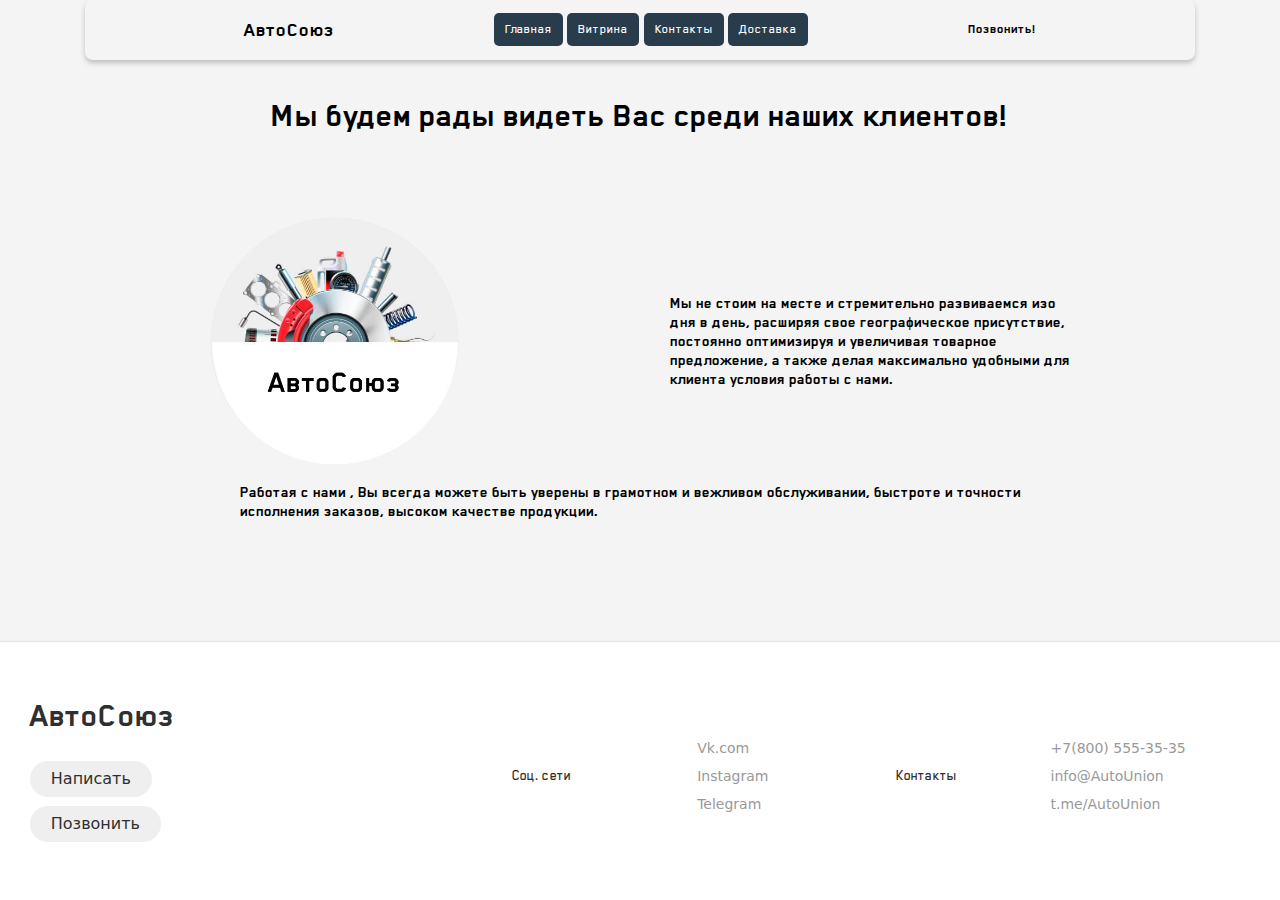
<file: index.html>
<html lang="en">
<head>
    <meta charset="UTF-8">
    <meta http-equiv="X-UA-Compatible" content="IE=edge">
    <meta name="viewport" content="width=device-width, user-scalable=yes, initial-scale=1, user-scalable=1">
    <link rel="stylesheet" href="./font/stylesheet.css">
    <link rel="stylesheet" href="./css/index.css">
    <link rel="stylesheet" href="./css/footer.css">
    <link rel="stylesheet" href="./css/carousel.css">
    <title>АвтоСоюз</title>
</head>
<body>
    <div class="header">
        <div class="box-header">
            <div class="logo-header">
                <h2>АвтоСоюз</h2>
            </div>
            <div class="text-header">
                <a href="#main"><button><h4>Главная</h4></button></a>
                <a href="./prod.html"><button><h4>Витрина</h4></button></a>
                <a href=""><button><h4>Контакты</h4></button></a>
                <a href=""><button><h4>Доставка</h4></button></a>
            </div>
            <div class="cont-header">
                <a href="tel:+78005553535"><h4>Позвонить!</h4></a>
            </div>
        </div>
    </div>
  </div>
    <div id="main" class="hero">
      <h3 class="Hero-textic">Мы будем рады видеть Вас среди наших клиентов!</h3>
        <div class="box-hero">
            <div class="hero-logo">
                <img src="./img/AutoSo.png" alt="">
            </div>
            <div class="hero-text">
                <h3>Мы не стоим на месте и стремительно развиваемся изо дня в день, расширяя свое географическое присутствие, постоянно оптимизируя и увеличивая товарное предложение, а также делая максимально удобными для клиента условия работы с нами.</h3>
            </div>
        </div>
        <div class="text-pos">
            <div class="hero-text-main">
                <h3>Работая с нами , Вы всегда можете быть уверены в грамотном и вежливом обслуживании, быстроте и точности исполнения заказов, высоком качестве продукции. </h3>
            </div>
        </div>
    </div>
    <footer class="footer">
        <div class="footer__addr">
          <h1 class="footer__logo">АвтоСоюз</h1>
          <address>
            <a class="footer__btn" href="mailto:">Написать</a>
            <a class="footer__btn" href="tel:+78005553535">Позвонить</a>
          </address>
        </div>
        
        <ul class="footer__nav">
          <li class="nav__item">
            <h2 class="nav__title">Соц. сети</h2>
      
            <ul class="nav__ul">
              <li>
                <a href="#">Vk.com</a>
              </li>
      
              <li>
                <a href="#">Instagram</a>
              </li>
                  
              <li>
                <a href="#">Telegram</a>
              </li>
            </ul>
          </li>
          <li class="nav__item">
            <h2 class="nav__title">Контакты</h2>
            
            <ul class="nav__ul">
              <li>
                <a href="#">+7(800) 555-35-35</a>
              </li>
              
              <li>
                <a href="#">info@AutoUnion</a>
              </li>
              
              <li>
                <a href="#">t.me/AutoUnion</a>
              </li>
            </ul>
          </li>
        </ul>
      </footer>
</body>
</html>
</file>
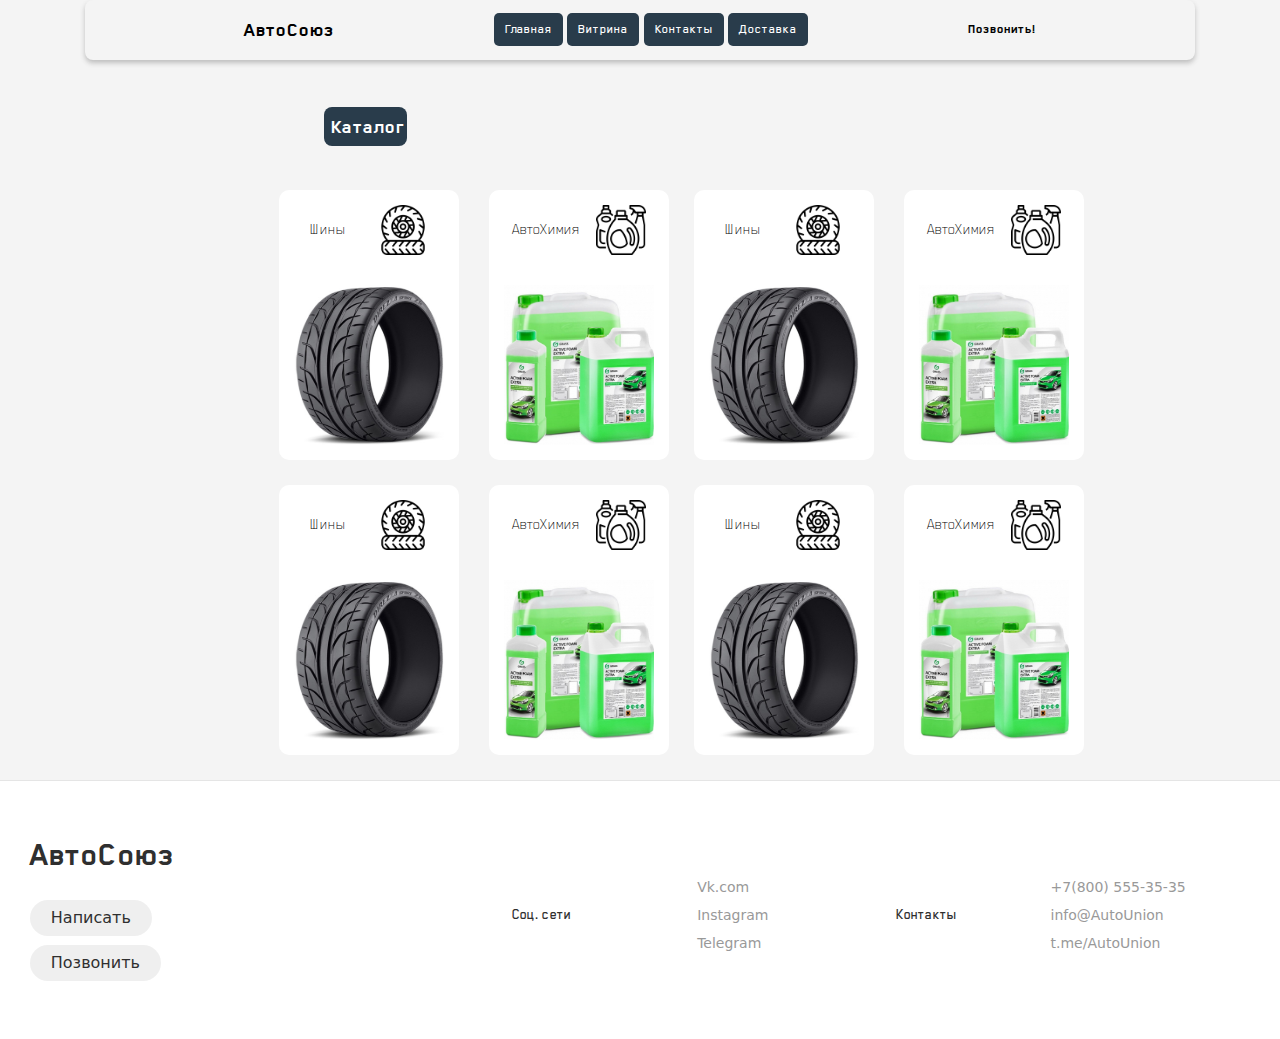
<file: prod.html>
<html lang="en">
<head>
    <meta charset="UTF-8">
    <meta http-equiv="X-UA-Compatible" content="IE=edge">
    <meta name="viewport" content="width=device-width, user-scalable=yes, initial-scale=1, user-scalable=1">
    <link rel="stylesheet" href="./css/prod.css">
    <link rel="stylesheet" href="./css/footer.css">
    <link rel="stylesheet" href="./font/stylesheet.css">
    <link rel="stylesheet" href="./css/modal.css">
    <title>АвтоСоюз - Ветрина</title>
</head>
<body>
    <div class="header">
        <div class="box-header">
            <div class="logo-header">
                <h2>АвтоСоюз</h2>
            </div>
            <div class="text-header">
                <a href="./index.html"><button><h4>Главная</h4></button></a>
                <a href="#"><button><h4>Витрина</h4></button></a>
                <a href=""><button><h4>Контакты</h4></button></a>
                <a href=""><button><h4>Доставка</h4></button></a>
            </div>
            <div class="cont-header">
                <a href="tel:+78005553535"><h4>Позвонить!</h4></a>
            </div>
        </div>
    </div>
    <content>
        <div class="catalog">
            <div class="log">
                <h2>Каталог</h2>
            </div>
            <div class="cat-gap">
                <div class="catalog-body">
                    <div class="card">
                        <a href="#openModal">
                        <div class="card-1">
                            <h3 class="h3-img">Шины <img src="./img/shin.png" alt=""></h3>
                            <img src="./img/card1.svg" alt="">
                        </div>
                        </a>
                        <div class="card-2">
                            <h3 class="h3-img">АвтоХимия <img src="./img/autohim.png" alt=""></h3>
                            <img src="./img/card2.svg" alt=""></div>
                    </div>
                    <div class="card">
                        <div class="card-1">
                            <h3 class="h3-img">Шины <img src="./img/shin.png" alt=""></h3>
                            <img src="./img/card1.svg" alt="">
                        </div>
                        <div class="card-2">
                            <h3 class="h3-img">АвтоХимия <img src="./img/autohim.png" alt=""></h3>
                            <img src="./img/card2.svg" alt=""></div>
                    </div>
                </div>
                <div class="catalog-body">
                    <div class="card">
                        <div class="card-1">
                            <h3 class="h3-img">Шины <img src="./img/shin.png" alt=""></h3>
                            <img src="./img/card1.svg" alt="">
                        </div>
                        <div class="card-2">
                            <h3 class="h3-img">АвтоХимия <img src="./img/autohim.png" alt=""></h3>
                            <img src="./img/card2.svg" alt=""></div>
                    </div>
                    <div class="card">
                        <div class="card-1">
                            <h3 class="h3-img">Шины <img src="./img/shin.png" alt=""></h3>
                            <img src="./img/card1.svg" alt="">
                        </div>
                        <div class="card-2">
                            <h3 class="h3-img">АвтоХимия <img src="./img/autohim.png" alt=""></h3>
                            <img src="./img/card2.svg" alt=""></div>
                    </div>
                </div>
            </div>
        </div>
    </content>
    <footer class="footer">
        <div class="footer__addr">
          <h1 class="footer__logo">АвтоСоюз</h1>
          <address>
            <a class="footer__btn" href="mailto:">Написать</a>
            <a class="footer__btn" href="tel:+78005553535">Позвонить</a>
          </address>
        </div>
        
        <ul class="footer__nav">
          <li class="nav__item">
            <h2 class="nav__title">Соц. сети</h2>
      
            <ul class="nav__ul">
              <li>
                <a href="#">Vk.com</a>
              </li>
      
              <li>
                <a href="#">Instagram</a>
              </li>
                  
              <li>
                <a href="#">Telegram</a>
              </li>
            </ul>
          </li>
          <li class="nav__item">
            <h2 class="nav__title">Контакты</h2>
            
            <ul class="nav__ul">
              <li>
                <a href="#">+7(800) 555-35-35</a>
              </li>
              
              <li>
                <a href="#">info@AutoUnion</a>
              </li>
              
              <li>
                <a href="#">t.me/AutoUnion</a>
              </li>
            </ul>
          </li>
        </ul>
      </footer>
      <div id="openModal" class="modalDialog">
            <div>
                <a href="#close" title="Закрыть" class="close">X</a>
                <h2>Шины</h2>
                <div class="modal-box">
                    <div class="modal-img">
                        <img src="./img/card1.svg" alt="">
                    </div>
                    <div class="modal-text">
                        <h4>
                            <strong>Ширина (мм):</strong> 235
                        </h4>
                        <h4>
                            <strong>Высота профиля (%):</strong> 60
                        </h4>
                        <h4>
                            <strong>Диаметр (дюймы):</strong> 18
                        </h4>
                        <h4>
                            <strong>Индекс скорости (SR):</strong> W
                        </h4>
                    </div>
                </div>
                <a href=""><button><h3>Купить</h3></button></a>
            </div>
        </div>
        
</body>
</html>
</file>
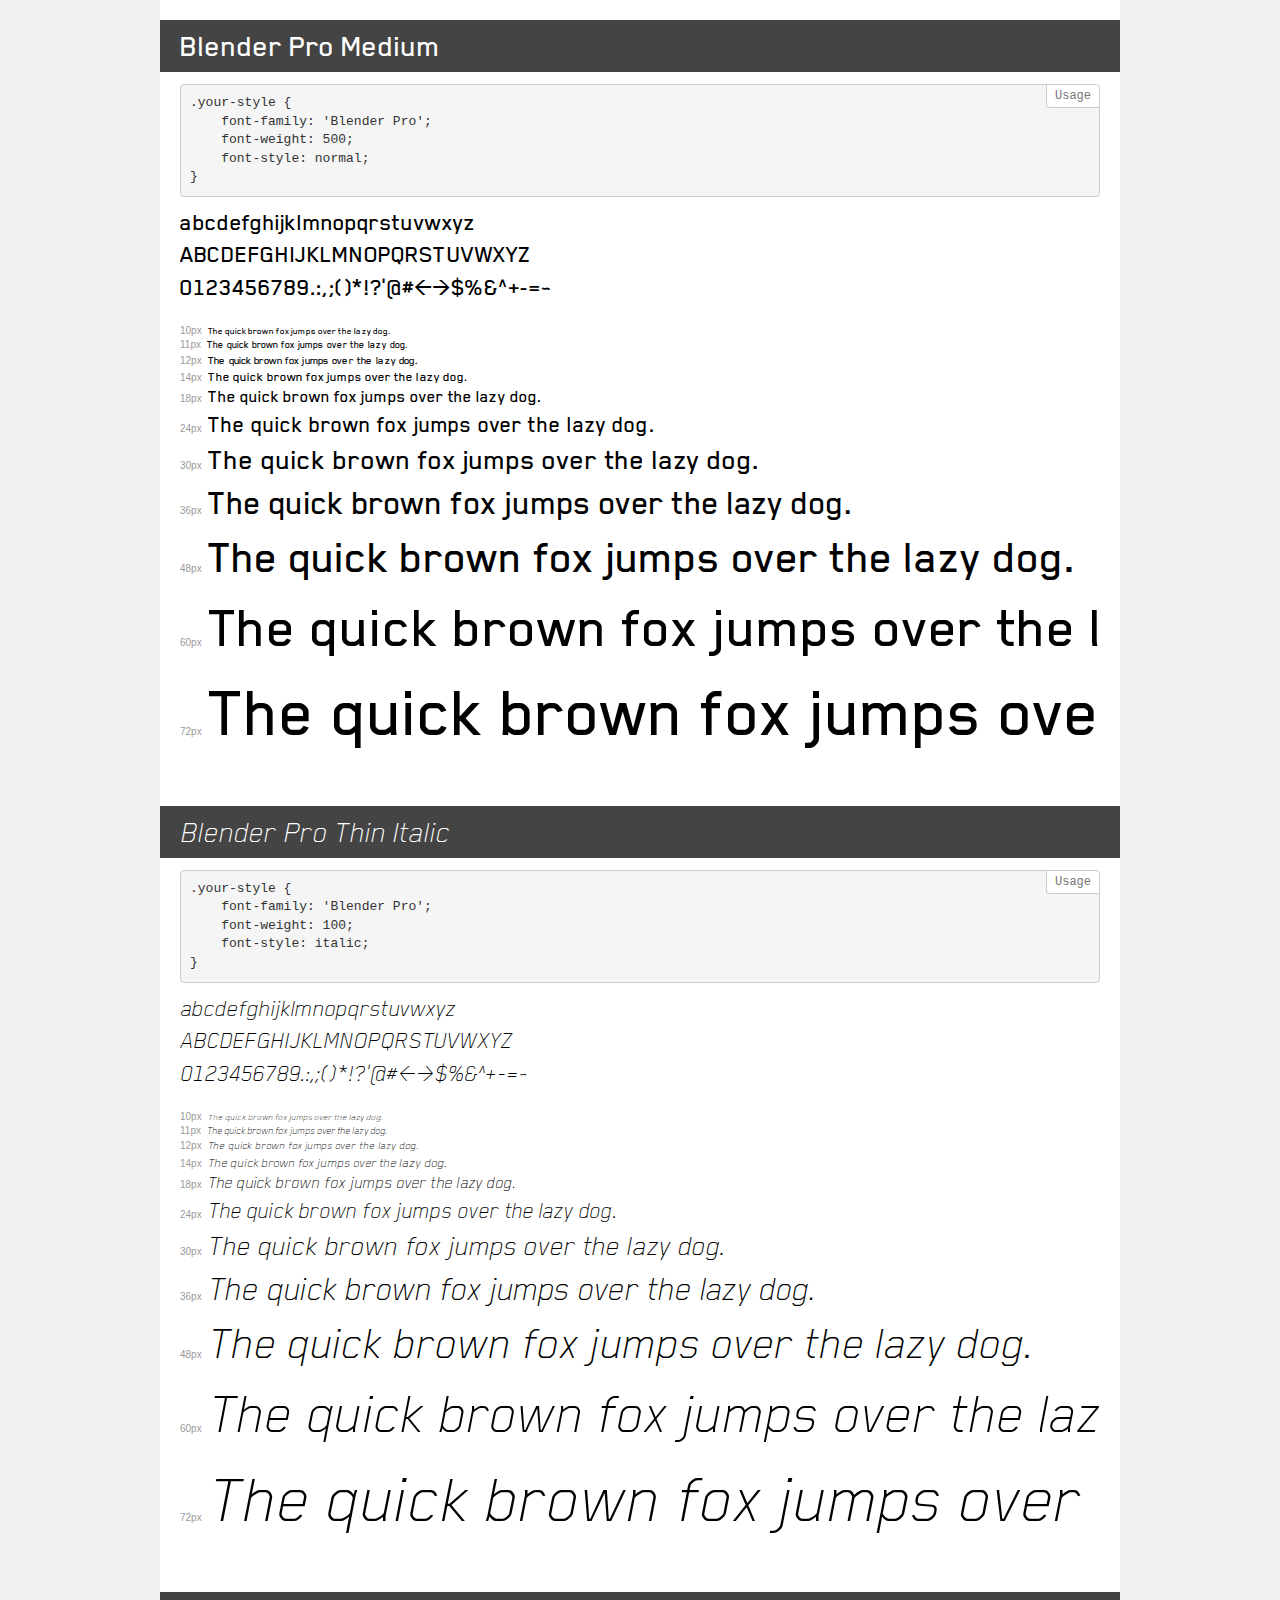
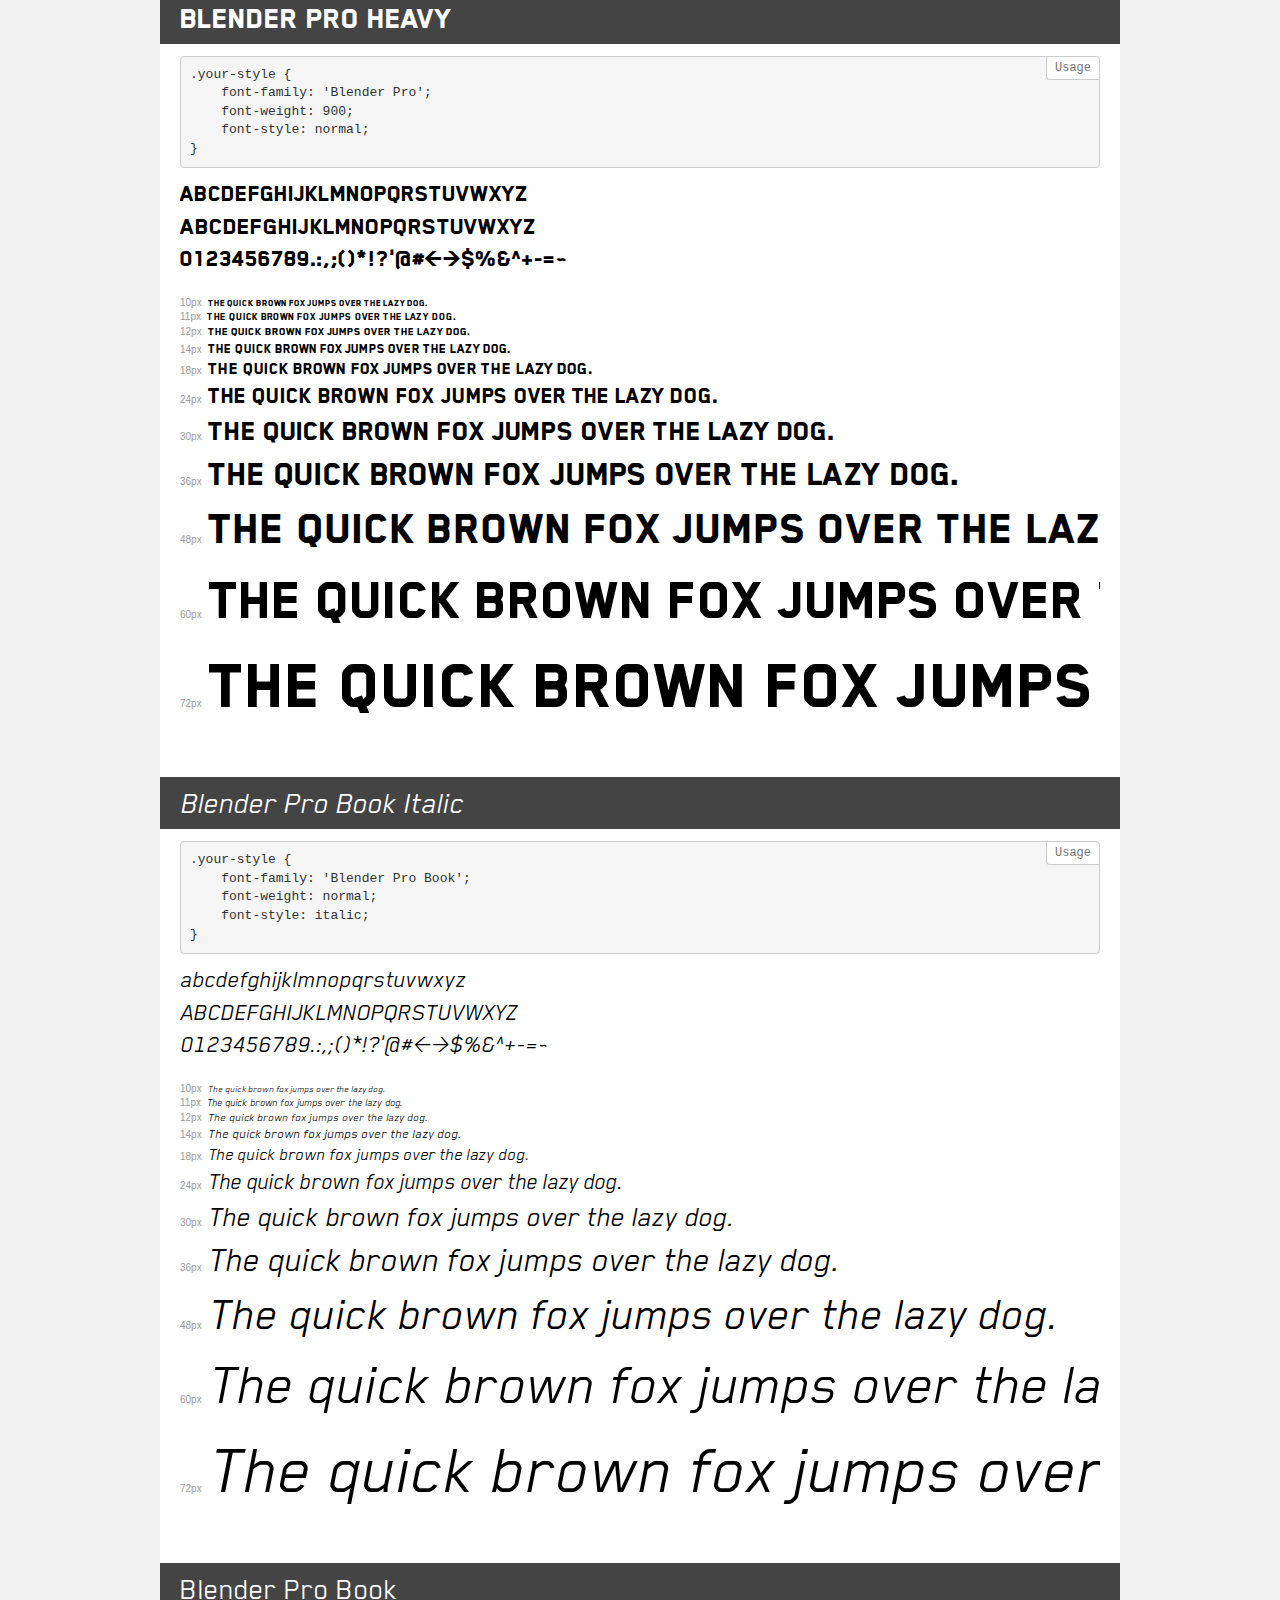
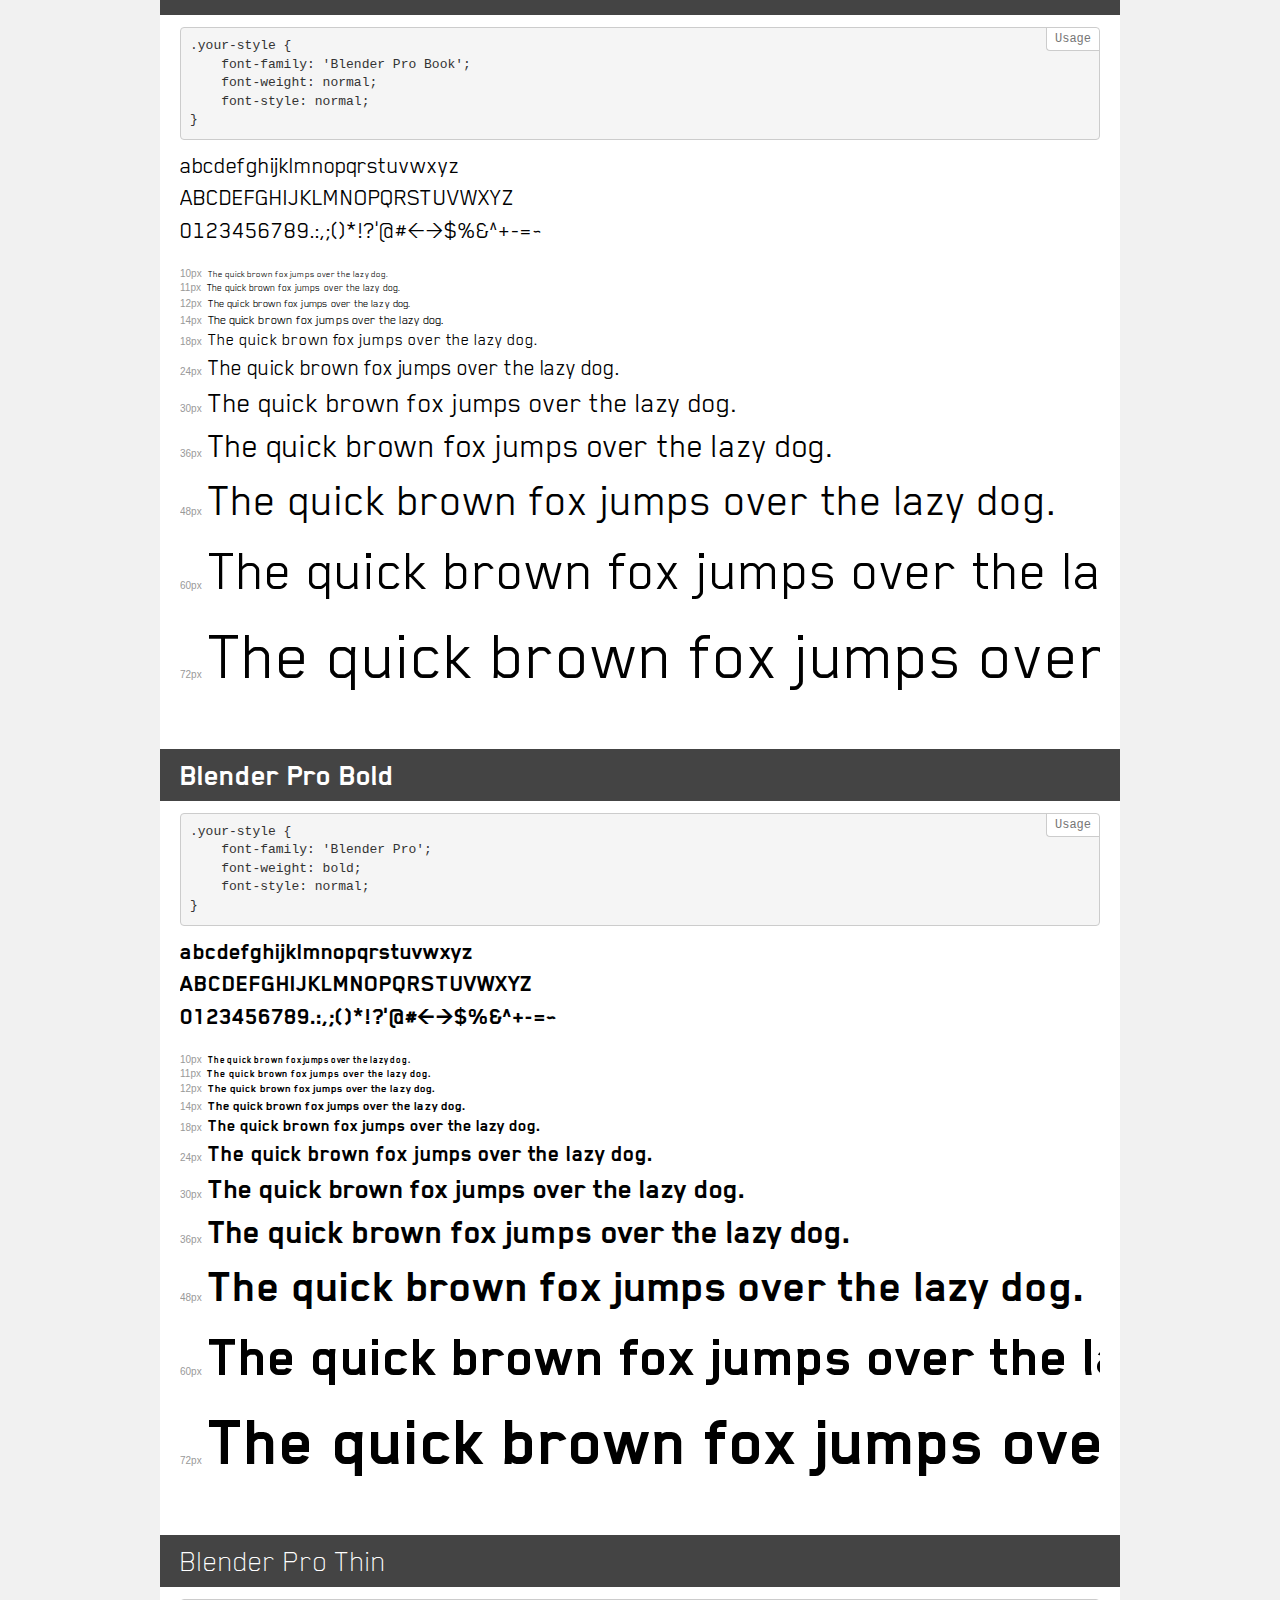
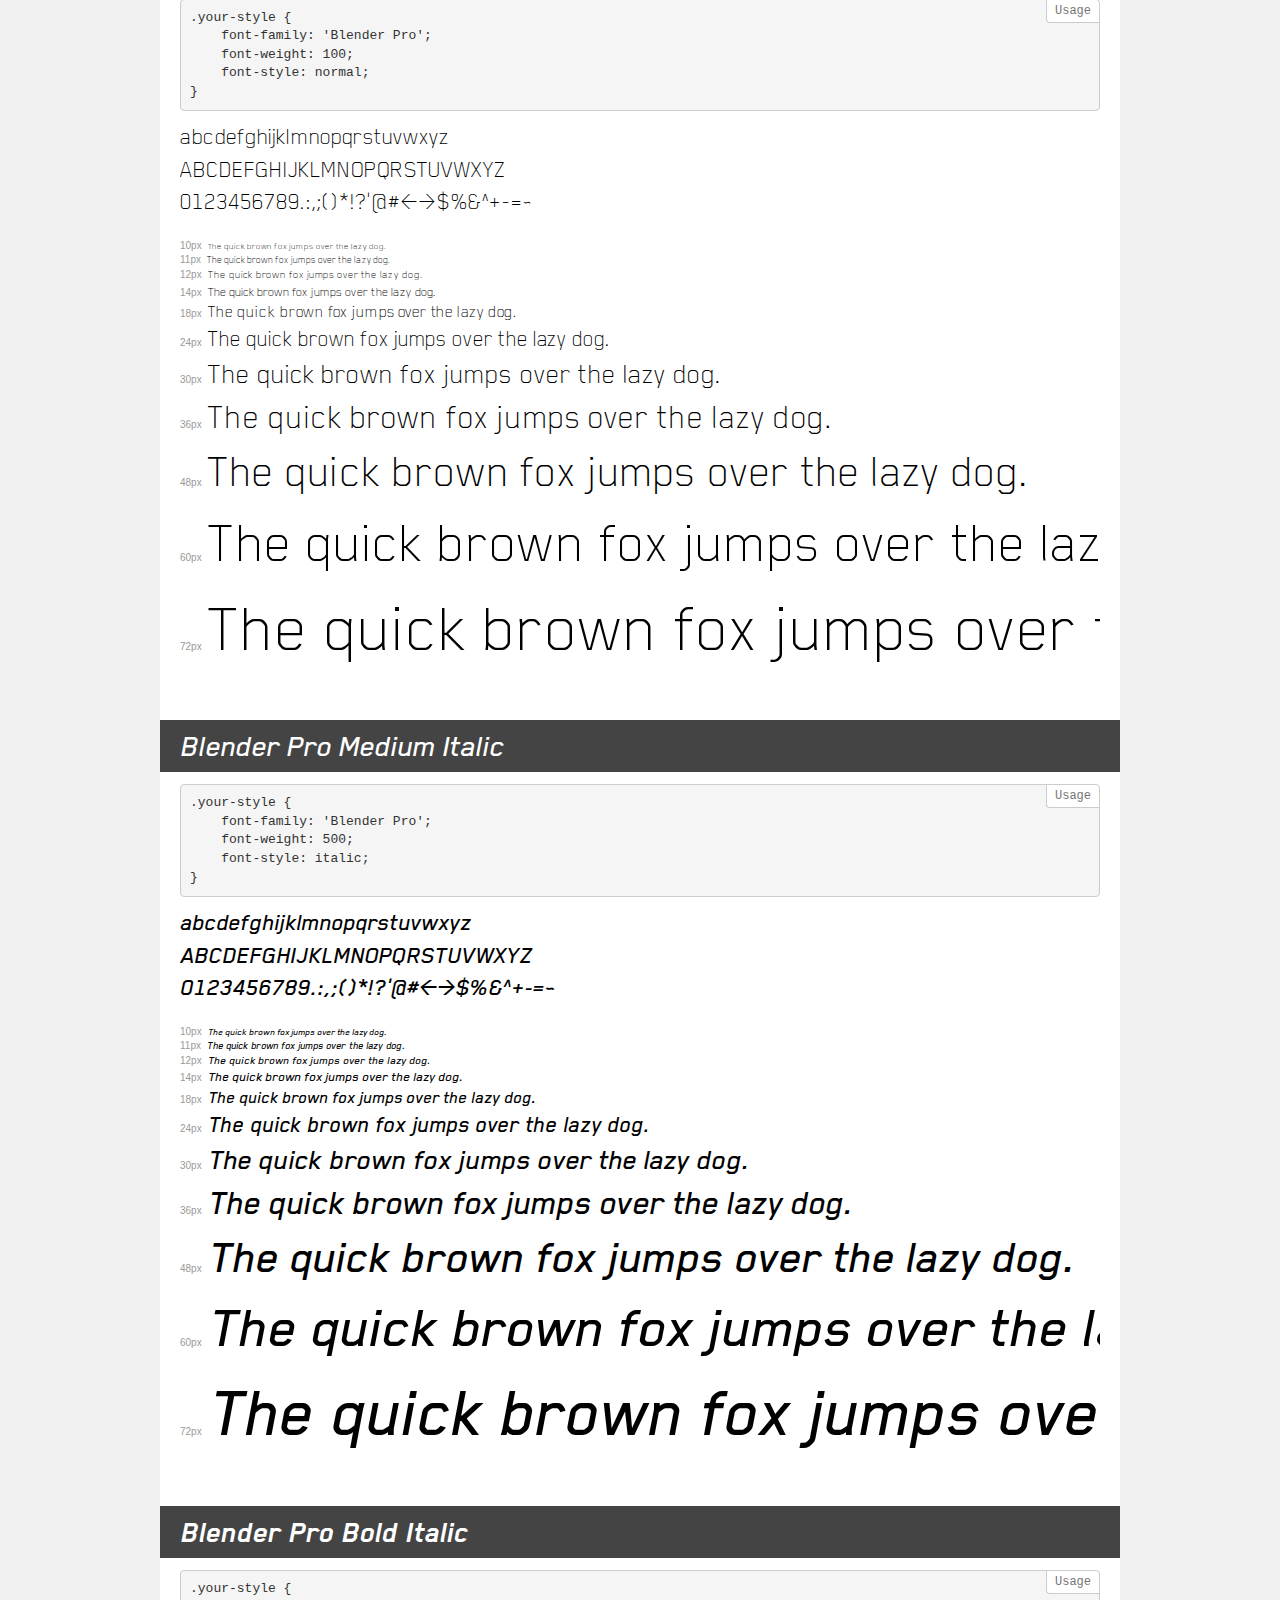
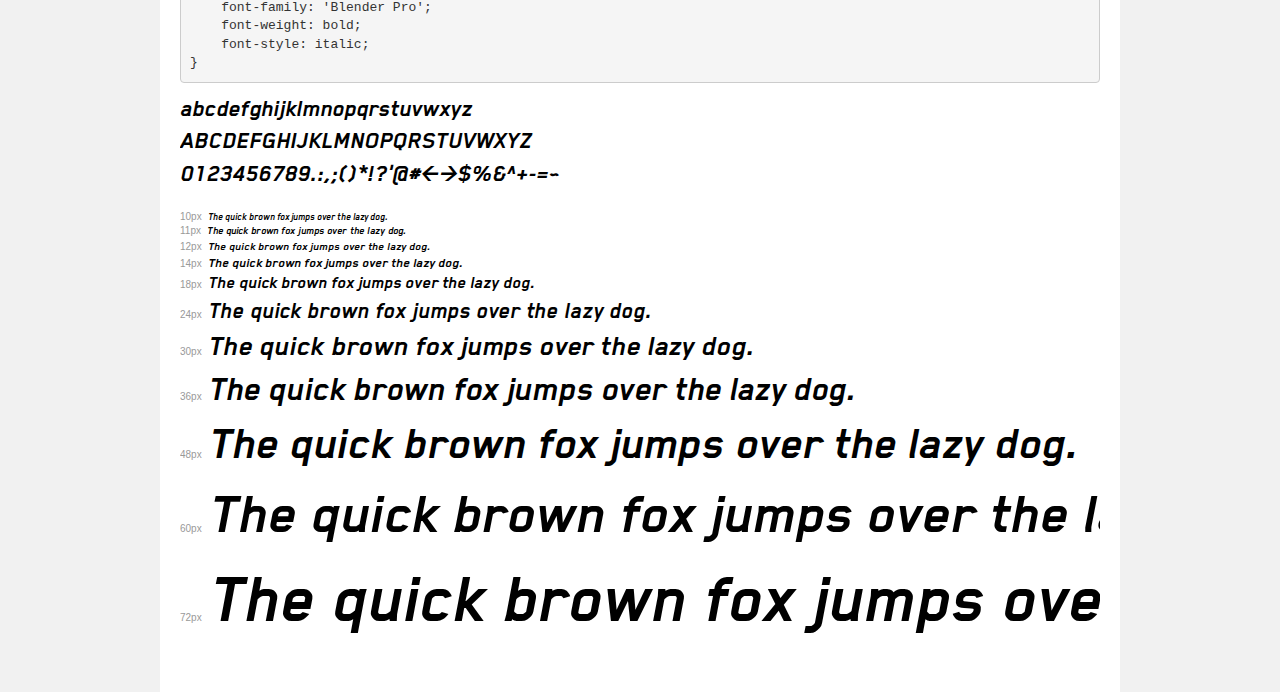
<file: font/demo.html>
<!DOCTYPE html>
<html>
<head>
    <meta charset="utf-8">
    <meta http-equiv="X-UA-Compatible" content="IE=edge">
    <meta name="viewport" content="width=device-width, initial-scale=1">
    <meta name="robots" content="noindex, noarchive">
    <meta name="format-detection" content="telephone=no">
    <title>Transfonter demo</title>
    <link href="stylesheet.css" rel="stylesheet">
    <style>
        /*
        http://meyerweb.com/eric/tools/css/reset/
        v2.0 | 20110126
        License: none (public domain)
        */
        html, body, div, span, applet, object, iframe,
        h1, h2, h3, h4, h5, h6, p, blockquote, pre,
        a, abbr, acronym, address, big, cite, code,
        del, dfn, em, img, ins, kbd, q, s, samp,
        small, strike, strong, sub, sup, tt, var,
        b, u, i, center,
        dl, dt, dd, ol, ul, li,
        fieldset, form, label, legend,
        table, caption, tbody, tfoot, thead, tr, th, td,
        article, aside, canvas, details, embed,
        figure, figcaption, footer, header, hgroup,
        menu, nav, output, ruby, section, summary,
        time, mark, audio, video {
            margin: 0;
            padding: 0;
            border: 0;
            font-size: 100%;
            font: inherit;
            vertical-align: baseline;
        }
        /* HTML5 display-role reset for older browsers */
        article, aside, details, figcaption, figure,
        footer, header, hgroup, menu, nav, section {
            display: block;
        }
        body {
            line-height: 1;
        }
        ol, ul {
            list-style: none;
        }
        blockquote, q {
            quotes: none;
        }
        blockquote:before, blockquote:after,
        q:before, q:after {
            content: '';
            content: none;
        }
        table {
            border-collapse: collapse;
            border-spacing: 0;
        }
        /* common styles */
        body {
            background: #f1f1f1;
            color: #000;
        }
        .page {
            background: #fff;
            width: 920px;
            margin: 0 auto;
            padding: 20px 20px 0 20px;
            overflow: hidden;
        }
        .font-container {
            overflow-x: auto;
            overflow-y: hidden;
            margin-bottom: 40px;
            line-height: 1.3;
            white-space: nowrap;
            padding-bottom: 5px;
        }
        h1 {
            position: relative;
            background: #444;
            font-size: 32px;
            color: #fff;
            padding: 10px 20px;
            margin: 0 -20px 12px -20px;
        }
        .letters {
            font-size: 25px;
            margin-bottom: 20px;
        }
        .s10:before {
            content: '10px';
        }
        .s11:before {
            content: '11px';
        }
        .s12:before {
            content: '12px';
        }
        .s14:before {
            content: '14px';
        }
        .s18:before {
            content: '18px';
        }
        .s24:before {
            content: '24px';
        }
        .s30:before {
            content: '30px';
        }
        .s36:before {
            content: '36px';
        }
        .s48:before {
            content: '48px';
        }
        .s60:before {
            content: '60px';
        }
        .s72:before {
            content: '72px';
        }
        .s10:before, .s11:before, .s12:before, .s14:before,
        .s18:before, .s24:before, .s30:before, .s36:before,
        .s48:before, .s60:before, .s72:before {
            font-family: Arial, sans-serif;
            font-size: 10px;
            font-weight: normal;
            font-style: normal;
            color: #999;
            padding-right: 6px;
        }
        pre {
            display: block;
            position: relative;
            padding: 9px;
            margin: 0 0 10px;
            font-family: Monaco, Menlo, Consolas, "Courier New", monospace !important;
            font-size: 13px;
            line-height: 1.428571429;
            color: #333;
            font-weight: normal !important;
            font-style: normal !important;
            background-color: #f5f5f5;
            border: 1px solid #ccc;
            overflow-x: auto;
            border-radius: 4px;
        }
        pre:after {
            display: block;
            position: absolute;
            right: 0;
            top: 0;
            content: 'Usage';
            line-height: 1;
            padding: 5px 8px;
            font-size: 12px;
            color: #767676;
            background-color: #fff;
            border: 1px solid #ccc;
            border-right: none;
            border-top: none;
            border-radius: 0 4px 0 4px;
            z-index: 10;
        }
        /* responsive */
        @media (max-width: 959px) {
            .page {
                width: auto;
                margin: 0;
            }
        }
    </style>
</head>
<body>
<div class="page">
    <div class="demo" style="font-family: 'Blender Pro'; font-weight: 500; font-style: normal;">
        <h1>Blender Pro Medium</h1>
        <pre>.your-style {
    font-family: 'Blender Pro';
    font-weight: 500;
    font-style: normal;
}</pre>
        <div class="font-container">
            <p class="letters">
                abcdefghijklmnopqrstuvwxyz<br>
ABCDEFGHIJKLMNOPQRSTUVWXYZ<br>
                0123456789.:,;()*!?'@#<>$%&^+-=~
            </p>
            <p class="s10" style="font-size: 10px;">The quick brown fox jumps over the lazy dog.</p>
            <p class="s11" style="font-size: 11px;">The quick brown fox jumps over the lazy dog.</p>
            <p class="s12" style="font-size: 12px;">The quick brown fox jumps over the lazy dog.</p>
            <p class="s14" style="font-size: 14px;">The quick brown fox jumps over the lazy dog.</p>
            <p class="s18" style="font-size: 18px;">The quick brown fox jumps over the lazy dog.</p>
            <p class="s24" style="font-size: 24px;">The quick brown fox jumps over the lazy dog.</p>
            <p class="s30" style="font-size: 30px;">The quick brown fox jumps over the lazy dog.</p>
            <p class="s36" style="font-size: 36px;">The quick brown fox jumps over the lazy dog.</p>
            <p class="s48" style="font-size: 48px;">The quick brown fox jumps over the lazy dog.</p>
            <p class="s60" style="font-size: 60px;">The quick brown fox jumps over the lazy dog.</p>
            <p class="s72" style="font-size: 72px;">The quick brown fox jumps over the lazy dog.</p>
        </div>
    </div>
    <div class="demo" style="font-family: 'Blender Pro'; font-weight: 100; font-style: italic;">
        <h1>Blender Pro Thin Italic</h1>
        <pre>.your-style {
    font-family: 'Blender Pro';
    font-weight: 100;
    font-style: italic;
}</pre>
        <div class="font-container">
            <p class="letters">
                abcdefghijklmnopqrstuvwxyz<br>
ABCDEFGHIJKLMNOPQRSTUVWXYZ<br>
                0123456789.:,;()*!?'@#<>$%&^+-=~
            </p>
            <p class="s10" style="font-size: 10px;">The quick brown fox jumps over the lazy dog.</p>
            <p class="s11" style="font-size: 11px;">The quick brown fox jumps over the lazy dog.</p>
            <p class="s12" style="font-size: 12px;">The quick brown fox jumps over the lazy dog.</p>
            <p class="s14" style="font-size: 14px;">The quick brown fox jumps over the lazy dog.</p>
            <p class="s18" style="font-size: 18px;">The quick brown fox jumps over the lazy dog.</p>
            <p class="s24" style="font-size: 24px;">The quick brown fox jumps over the lazy dog.</p>
            <p class="s30" style="font-size: 30px;">The quick brown fox jumps over the lazy dog.</p>
            <p class="s36" style="font-size: 36px;">The quick brown fox jumps over the lazy dog.</p>
            <p class="s48" style="font-size: 48px;">The quick brown fox jumps over the lazy dog.</p>
            <p class="s60" style="font-size: 60px;">The quick brown fox jumps over the lazy dog.</p>
            <p class="s72" style="font-size: 72px;">The quick brown fox jumps over the lazy dog.</p>
        </div>
    </div>
    <div class="demo" style="font-family: 'Blender Pro'; font-weight: 900; font-style: normal;">
        <h1>Blender Pro Heavy</h1>
        <pre>.your-style {
    font-family: 'Blender Pro';
    font-weight: 900;
    font-style: normal;
}</pre>
        <div class="font-container">
            <p class="letters">
                abcdefghijklmnopqrstuvwxyz<br>
ABCDEFGHIJKLMNOPQRSTUVWXYZ<br>
                0123456789.:,;()*!?'@#<>$%&^+-=~
            </p>
            <p class="s10" style="font-size: 10px;">The quick brown fox jumps over the lazy dog.</p>
            <p class="s11" style="font-size: 11px;">The quick brown fox jumps over the lazy dog.</p>
            <p class="s12" style="font-size: 12px;">The quick brown fox jumps over the lazy dog.</p>
            <p class="s14" style="font-size: 14px;">The quick brown fox jumps over the lazy dog.</p>
            <p class="s18" style="font-size: 18px;">The quick brown fox jumps over the lazy dog.</p>
            <p class="s24" style="font-size: 24px;">The quick brown fox jumps over the lazy dog.</p>
            <p class="s30" style="font-size: 30px;">The quick brown fox jumps over the lazy dog.</p>
            <p class="s36" style="font-size: 36px;">The quick brown fox jumps over the lazy dog.</p>
            <p class="s48" style="font-size: 48px;">The quick brown fox jumps over the lazy dog.</p>
            <p class="s60" style="font-size: 60px;">The quick brown fox jumps over the lazy dog.</p>
            <p class="s72" style="font-size: 72px;">The quick brown fox jumps over the lazy dog.</p>
        </div>
    </div>
    <div class="demo" style="font-family: 'Blender Pro Book'; font-weight: normal; font-style: italic;">
        <h1>Blender Pro Book Italic</h1>
        <pre>.your-style {
    font-family: 'Blender Pro Book';
    font-weight: normal;
    font-style: italic;
}</pre>
        <div class="font-container">
            <p class="letters">
                abcdefghijklmnopqrstuvwxyz<br>
ABCDEFGHIJKLMNOPQRSTUVWXYZ<br>
                0123456789.:,;()*!?'@#<>$%&^+-=~
            </p>
            <p class="s10" style="font-size: 10px;">The quick brown fox jumps over the lazy dog.</p>
            <p class="s11" style="font-size: 11px;">The quick brown fox jumps over the lazy dog.</p>
            <p class="s12" style="font-size: 12px;">The quick brown fox jumps over the lazy dog.</p>
            <p class="s14" style="font-size: 14px;">The quick brown fox jumps over the lazy dog.</p>
            <p class="s18" style="font-size: 18px;">The quick brown fox jumps over the lazy dog.</p>
            <p class="s24" style="font-size: 24px;">The quick brown fox jumps over the lazy dog.</p>
            <p class="s30" style="font-size: 30px;">The quick brown fox jumps over the lazy dog.</p>
            <p class="s36" style="font-size: 36px;">The quick brown fox jumps over the lazy dog.</p>
            <p class="s48" style="font-size: 48px;">The quick brown fox jumps over the lazy dog.</p>
            <p class="s60" style="font-size: 60px;">The quick brown fox jumps over the lazy dog.</p>
            <p class="s72" style="font-size: 72px;">The quick brown fox jumps over the lazy dog.</p>
        </div>
    </div>
    <div class="demo" style="font-family: 'Blender Pro Book'; font-weight: normal; font-style: normal;">
        <h1>Blender Pro Book</h1>
        <pre>.your-style {
    font-family: 'Blender Pro Book';
    font-weight: normal;
    font-style: normal;
}</pre>
        <div class="font-container">
            <p class="letters">
                abcdefghijklmnopqrstuvwxyz<br>
ABCDEFGHIJKLMNOPQRSTUVWXYZ<br>
                0123456789.:,;()*!?'@#<>$%&^+-=~
            </p>
            <p class="s10" style="font-size: 10px;">The quick brown fox jumps over the lazy dog.</p>
            <p class="s11" style="font-size: 11px;">The quick brown fox jumps over the lazy dog.</p>
            <p class="s12" style="font-size: 12px;">The quick brown fox jumps over the lazy dog.</p>
            <p class="s14" style="font-size: 14px;">The quick brown fox jumps over the lazy dog.</p>
            <p class="s18" style="font-size: 18px;">The quick brown fox jumps over the lazy dog.</p>
            <p class="s24" style="font-size: 24px;">The quick brown fox jumps over the lazy dog.</p>
            <p class="s30" style="font-size: 30px;">The quick brown fox jumps over the lazy dog.</p>
            <p class="s36" style="font-size: 36px;">The quick brown fox jumps over the lazy dog.</p>
            <p class="s48" style="font-size: 48px;">The quick brown fox jumps over the lazy dog.</p>
            <p class="s60" style="font-size: 60px;">The quick brown fox jumps over the lazy dog.</p>
            <p class="s72" style="font-size: 72px;">The quick brown fox jumps over the lazy dog.</p>
        </div>
    </div>
    <div class="demo" style="font-family: 'Blender Pro'; font-weight: bold; font-style: normal;">
        <h1>Blender Pro Bold</h1>
        <pre>.your-style {
    font-family: 'Blender Pro';
    font-weight: bold;
    font-style: normal;
}</pre>
        <div class="font-container">
            <p class="letters">
                abcdefghijklmnopqrstuvwxyz<br>
ABCDEFGHIJKLMNOPQRSTUVWXYZ<br>
                0123456789.:,;()*!?'@#<>$%&^+-=~
            </p>
            <p class="s10" style="font-size: 10px;">The quick brown fox jumps over the lazy dog.</p>
            <p class="s11" style="font-size: 11px;">The quick brown fox jumps over the lazy dog.</p>
            <p class="s12" style="font-size: 12px;">The quick brown fox jumps over the lazy dog.</p>
            <p class="s14" style="font-size: 14px;">The quick brown fox jumps over the lazy dog.</p>
            <p class="s18" style="font-size: 18px;">The quick brown fox jumps over the lazy dog.</p>
            <p class="s24" style="font-size: 24px;">The quick brown fox jumps over the lazy dog.</p>
            <p class="s30" style="font-size: 30px;">The quick brown fox jumps over the lazy dog.</p>
            <p class="s36" style="font-size: 36px;">The quick brown fox jumps over the lazy dog.</p>
            <p class="s48" style="font-size: 48px;">The quick brown fox jumps over the lazy dog.</p>
            <p class="s60" style="font-size: 60px;">The quick brown fox jumps over the lazy dog.</p>
            <p class="s72" style="font-size: 72px;">The quick brown fox jumps over the lazy dog.</p>
        </div>
    </div>
    <div class="demo" style="font-family: 'Blender Pro'; font-weight: 100; font-style: normal;">
        <h1>Blender Pro Thin</h1>
        <pre>.your-style {
    font-family: 'Blender Pro';
    font-weight: 100;
    font-style: normal;
}</pre>
        <div class="font-container">
            <p class="letters">
                abcdefghijklmnopqrstuvwxyz<br>
ABCDEFGHIJKLMNOPQRSTUVWXYZ<br>
                0123456789.:,;()*!?'@#<>$%&^+-=~
            </p>
            <p class="s10" style="font-size: 10px;">The quick brown fox jumps over the lazy dog.</p>
            <p class="s11" style="font-size: 11px;">The quick brown fox jumps over the lazy dog.</p>
            <p class="s12" style="font-size: 12px;">The quick brown fox jumps over the lazy dog.</p>
            <p class="s14" style="font-size: 14px;">The quick brown fox jumps over the lazy dog.</p>
            <p class="s18" style="font-size: 18px;">The quick brown fox jumps over the lazy dog.</p>
            <p class="s24" style="font-size: 24px;">The quick brown fox jumps over the lazy dog.</p>
            <p class="s30" style="font-size: 30px;">The quick brown fox jumps over the lazy dog.</p>
            <p class="s36" style="font-size: 36px;">The quick brown fox jumps over the lazy dog.</p>
            <p class="s48" style="font-size: 48px;">The quick brown fox jumps over the lazy dog.</p>
            <p class="s60" style="font-size: 60px;">The quick brown fox jumps over the lazy dog.</p>
            <p class="s72" style="font-size: 72px;">The quick brown fox jumps over the lazy dog.</p>
        </div>
    </div>
    <div class="demo" style="font-family: 'Blender Pro'; font-weight: 500; font-style: italic;">
        <h1>Blender Pro Medium Italic</h1>
        <pre>.your-style {
    font-family: 'Blender Pro';
    font-weight: 500;
    font-style: italic;
}</pre>
        <div class="font-container">
            <p class="letters">
                abcdefghijklmnopqrstuvwxyz<br>
ABCDEFGHIJKLMNOPQRSTUVWXYZ<br>
                0123456789.:,;()*!?'@#<>$%&^+-=~
            </p>
            <p class="s10" style="font-size: 10px;">The quick brown fox jumps over the lazy dog.</p>
            <p class="s11" style="font-size: 11px;">The quick brown fox jumps over the lazy dog.</p>
            <p class="s12" style="font-size: 12px;">The quick brown fox jumps over the lazy dog.</p>
            <p class="s14" style="font-size: 14px;">The quick brown fox jumps over the lazy dog.</p>
            <p class="s18" style="font-size: 18px;">The quick brown fox jumps over the lazy dog.</p>
            <p class="s24" style="font-size: 24px;">The quick brown fox jumps over the lazy dog.</p>
            <p class="s30" style="font-size: 30px;">The quick brown fox jumps over the lazy dog.</p>
            <p class="s36" style="font-size: 36px;">The quick brown fox jumps over the lazy dog.</p>
            <p class="s48" style="font-size: 48px;">The quick brown fox jumps over the lazy dog.</p>
            <p class="s60" style="font-size: 60px;">The quick brown fox jumps over the lazy dog.</p>
            <p class="s72" style="font-size: 72px;">The quick brown fox jumps over the lazy dog.</p>
        </div>
    </div>
    <div class="demo" style="font-family: 'Blender Pro'; font-weight: bold; font-style: italic;">
        <h1>Blender Pro Bold Italic</h1>
        <pre>.your-style {
    font-family: 'Blender Pro';
    font-weight: bold;
    font-style: italic;
}</pre>
        <div class="font-container">
            <p class="letters">
                abcdefghijklmnopqrstuvwxyz<br>
ABCDEFGHIJKLMNOPQRSTUVWXYZ<br>
                0123456789.:,;()*!?'@#<>$%&^+-=~
            </p>
            <p class="s10" style="font-size: 10px;">The quick brown fox jumps over the lazy dog.</p>
            <p class="s11" style="font-size: 11px;">The quick brown fox jumps over the lazy dog.</p>
            <p class="s12" style="font-size: 12px;">The quick brown fox jumps over the lazy dog.</p>
            <p class="s14" style="font-size: 14px;">The quick brown fox jumps over the lazy dog.</p>
            <p class="s18" style="font-size: 18px;">The quick brown fox jumps over the lazy dog.</p>
            <p class="s24" style="font-size: 24px;">The quick brown fox jumps over the lazy dog.</p>
            <p class="s30" style="font-size: 30px;">The quick brown fox jumps over the lazy dog.</p>
            <p class="s36" style="font-size: 36px;">The quick brown fox jumps over the lazy dog.</p>
            <p class="s48" style="font-size: 48px;">The quick brown fox jumps over the lazy dog.</p>
            <p class="s60" style="font-size: 60px;">The quick brown fox jumps over the lazy dog.</p>
            <p class="s72" style="font-size: 72px;">The quick brown fox jumps over the lazy dog.</p>
        </div>
    </div>
</div>
</body>
</html>
</file>
<file: font/stylesheet.css>
@font-face {
    font-family: 'Blender Pro';
    src: url('BlenderPro-Medium.eot');
    src: local('Blender Pro Medium'), local('BlenderPro-Medium'),
        url('BlenderPro-Medium.eot?#iefix') format('embedded-opentype'),
        url('BlenderPro-Medium.woff2') format('woff2'),
        url('BlenderPro-Medium.woff') format('woff'),
        url('BlenderPro-Medium.ttf') format('truetype');
    font-weight: 500;
    font-style: normal;
}

@font-face {
    font-family: 'Blender Pro';
    src: url('BlenderPro-ThinItalic.eot');
    src: local('Blender Pro Thin Italic'), local('BlenderPro-ThinItalic'),
        url('BlenderPro-ThinItalic.eot?#iefix') format('embedded-opentype'),
        url('BlenderPro-ThinItalic.woff2') format('woff2'),
        url('BlenderPro-ThinItalic.woff') format('woff'),
        url('BlenderPro-ThinItalic.ttf') format('truetype');
    font-weight: 100;
    font-style: italic;
}

@font-face {
    font-family: 'Blender Pro';
    src: url('BlenderPro-Heavy.eot');
    src: local('Blender Pro Heavy'), local('BlenderPro-Heavy'),
        url('BlenderPro-Heavy.eot?#iefix') format('embedded-opentype'),
        url('BlenderPro-Heavy.woff2') format('woff2'),
        url('BlenderPro-Heavy.woff') format('woff'),
        url('BlenderPro-Heavy.ttf') format('truetype');
    font-weight: 900;
    font-style: normal;
}

@font-face {
    font-family: 'Blender Pro Book';
    src: url('BlenderPro-BookItalic.eot');
    src: local('Blender Pro Book Italic'), local('BlenderPro-BookItalic'),
        url('BlenderPro-BookItalic.eot?#iefix') format('embedded-opentype'),
        url('BlenderPro-BookItalic.woff2') format('woff2'),
        url('BlenderPro-BookItalic.woff') format('woff'),
        url('BlenderPro-BookItalic.ttf') format('truetype');
    font-weight: normal;
    font-style: italic;
}

@font-face {
    font-family: 'Blender Pro Book';
    src: url('BlenderPro-Book.eot');
    src: local('Blender Pro Book'), local('BlenderPro-Book'),
        url('BlenderPro-Book.eot?#iefix') format('embedded-opentype'),
        url('BlenderPro-Book.woff2') format('woff2'),
        url('BlenderPro-Book.woff') format('woff'),
        url('BlenderPro-Book.ttf') format('truetype');
    font-weight: normal;
    font-style: normal;
}

@font-face {
    font-family: 'Blender Pro';
    src: url('BlenderPro-Bold.eot');
    src: local('Blender Pro Bold'), local('BlenderPro-Bold'),
        url('BlenderPro-Bold.eot?#iefix') format('embedded-opentype'),
        url('BlenderPro-Bold.woff2') format('woff2'),
        url('BlenderPro-Bold.woff') format('woff'),
        url('BlenderPro-Bold.ttf') format('truetype');
    font-weight: bold;
    font-style: normal;
}

@font-face {
    font-family: 'Blender Pro';
    src: url('BlenderPro-Thin.eot');
    src: local('Blender Pro Thin'), local('BlenderPro-Thin'),
        url('BlenderPro-Thin.eot?#iefix') format('embedded-opentype'),
        url('BlenderPro-Thin.woff2') format('woff2'),
        url('BlenderPro-Thin.woff') format('woff'),
        url('BlenderPro-Thin.ttf') format('truetype');
    font-weight: 100;
    font-style: normal;
}

@font-face {
    font-family: 'Blender Pro';
    src: url('BlenderPro-MediumItalic.eot');
    src: local('Blender Pro Medium Italic'), local('BlenderPro-MediumItalic'),
        url('BlenderPro-MediumItalic.eot?#iefix') format('embedded-opentype'),
        url('BlenderPro-MediumItalic.woff2') format('woff2'),
        url('BlenderPro-MediumItalic.woff') format('woff'),
        url('BlenderPro-MediumItalic.ttf') format('truetype');
    font-weight: 500;
    font-style: italic;
}

@font-face {
    font-family: 'Blender Pro';
    src: url('BlenderPro-BoldItalic.eot');
    src: local('Blender Pro Bold Italic'), local('BlenderPro-BoldItalic'),
        url('BlenderPro-BoldItalic.eot?#iefix') format('embedded-opentype'),
        url('BlenderPro-BoldItalic.woff2') format('woff2'),
        url('BlenderPro-BoldItalic.woff') format('woff'),
        url('BlenderPro-BoldItalic.ttf') format('truetype');
    font-weight: bold;
    font-style: italic;
}
</file>
<file: css/index.css>
h1, h2, h3, h4, h5, h6, p{
    font-family: "Blender Pro";
}

body{
    margin: 0;
}

.header{
    display: flex;
    justify-content:center;
}

.box-header{
    display:flex;
    justify-content: space-evenly;
    align-items: center;
    width: 1110px;
    border-radius: 8px;
    box-shadow: 0px 3px 5px rgba(70, 70, 70, 0.308);
}  


.text-header button{
    border: none;
    border-radius: 5px;
    background:#293c4b;
    cursor: pointer;
    transition: all 0.2s;
}

.text-header button:hover{
    transform: scale(1.2);
    box-shadow: 0px 7px 10px rgba(48, 48, 48, 0.548);
}

.text-header h4{
    margin: 7 5 7 5;
    color: white;
    font-weight: 500;
}

.cont-header a{
    text-decoration: none;
    color: black;
}

.cont-header h4{
    transition: all 0.2s;
}

.cont-header h4:hover{
    transform: scale(1.2);
}

.box-hero{
    display: flex;
    justify-content:space-evenly;
    align-items:center;
    margin-top: 80px;
}

.hero{
    
}

.hero-logo{

}

.hero-logo img{
    border-radius: 50%;
    width: 250px;
}

.hero-text{
    width: 400px;
}

.text-pos{
    display: flex;
    justify-content: center;
}

.hero-text-main{
    width: 800px;
}

.Hero-textic{
    display: flex;
    flex-direction: column;
    align-items: center;
    font-size: 35px;
}
</file>
<file: css/footer.css>
*, *:before, *:after {
  -webkit-box-sizing: border-box;
          box-sizing: border-box;
}

html {
  font-size: 100%;
}

body {
  font-family: acumin-pro, system-ui, sans-serif;
  margin: 0;
  display: -ms-grid;
  display: grid;
  -ms-grid-rows: auto 1fr auto;
      grid-template-rows: auto 1fr auto;
  font-size: 14px;
  background-color: #f4f4f4;
  -webkit-box-align: start;
      -ms-flex-align: start;
          align-items: start;
  min-height: 100vh;
}

.footer {
  display: -webkit-box;
  display: -ms-flexbox;
  display: flex;
  -webkit-box-orient: horizontal;
  -webkit-box-direction: normal;
      -ms-flex-flow: row wrap;
          flex-flow: row wrap;
  padding: 30px 30px 20px 30px;
  color: #2f2f2f;
  background-color: #fff;
  border-top: 1px solid #e5e5e5;
}

.footer > * {
  -webkit-box-flex: 1;
      -ms-flex: 1 100%;
          flex: 1 100%;
}

.footer__addr {
  margin-right: 1.25em;
  margin-bottom: 2em;
}

.footer__logo {
  font-family: "Blender Pro";
  font-weight: 700;
  font-size: 35px;
}

.footer__addr h2 {
  margin-top: 1.3em;
  font-size: 15px;
  font-weight: 400;
}

.nav__title {
  font-weight: 400;
  font-size: 15px;
}

.footer address {
  font-style: normal;
  color: #999;
}

.footer__btn {
  display: -webkit-box;
  display: -ms-flexbox;
  display: flex;
  -webkit-box-align: center;
      -ms-flex-align: center;
          align-items: center;
  -webkit-box-pack: center;
      -ms-flex-pack: center;
          justify-content: center;
  height: 36px;
  max-width: -webkit-max-content;
  max-width: -moz-max-content;
  max-width: max-content;
  background-color: rgba(33, 33, 33, 0.07);
  border-radius: 100px;
  color: #2f2f2f;
  line-height: 0;
  margin: 0.6em 0;
  font-size: 1rem;
  padding: 0 1.3em;
}

.footer ul {
  list-style: none;
  padding-left: 0;
}

.footer li {
  line-height: 2em;
}

.footer a {
  text-decoration: none;
}

.footer__nav {
  display: -webkit-box;
  display: -ms-flexbox;
  display: flex;
  -webkit-box-orient: horizontal;
  -webkit-box-direction: normal;
      -ms-flex-flow: row wrap;
          flex-flow: row wrap;
}

.footer__nav > * {
  -webkit-box-flex: 1;
      -ms-flex: 1 50%;
          flex: 1 50%;
  margin-right: 1.25em;
}

.nav__ul a {
  color: #999;
}

.nav__ul--extra {
  -webkit-column-count: 2;
          column-count: 2;
  -webkit-column-gap: 1.25em;
          column-gap: 1.25em;
}

.legal {
  display: -webkit-box;
  display: -ms-flexbox;
  display: flex;
  -ms-flex-wrap: wrap;
      flex-wrap: wrap;
  color: #999;
}

.legal__links {
  display: -webkit-box;
  display: -ms-flexbox;
  display: flex;
  -webkit-box-align: center;
      -ms-flex-align: center;
          align-items: center;
}

.heart {
  color: #2f2f2f;
}

@media screen and (min-width: 24.375em) {
  .legal .legal__links {
    margin-left: auto;
  }
}

@media screen and (min-width: 40.375em) {
  .footer__nav > * {
    -webkit-box-flex: 1;
        -ms-flex: 1;
            flex: 1;
  }
  .nav__item--extra {
    -webkit-box-flex: 2;
        -ms-flex-positive: 2;
            flex-grow: 2;
  }
  .nav__item {
    display: -webkit-box;
    display: -ms-flexbox;
    display: flex;
    -webkit-box-align: center;
        -ms-flex-align: center;
            align-items: center;
    -webkit-box-orient: horizontal;
    -webkit-box-direction: normal;
        -ms-flex-direction: row;
            flex-direction: row;
    -ms-flex-pack: distribute;
        justify-content: space-around;
  }
  .nav__item li {
    -webkit-transition: all 0.2s;
    transition: all 0.2s;
  }
  .nav__item li:hover {
    -webkit-transform: scale(1.2);
            transform: scale(1.2);
  }
  .footer__addr {
    -webkit-box-flex: 1;
        -ms-flex: 1 0px;
            flex: 1 0px;
  }
  .footer__nav {
    -webkit-box-flex: 2;
        -ms-flex: 2 0px;
            flex: 2 0px;
  }
}
/*# sourceMappingURL=footer.css.map */
</file>
<file: css/carousel.css>
html, body {
  margin: 0;
  padding: 0;
}

#viewport {
  display:flex;
  width: 100vw;
  height: 450px;
  overflow: hidden;
}

.slider {
  position: relative;
  width: 100%;
  height: 450px;
}

.slide {
  width: 100%;
  height: 450px;
  position: absolute;
  transition: 500ms;
}

.slide img {
  width: 800px;
  object-fit: cover;
}
</file>
<file: css/prod.css>
h1, h2, h3, h4, h5, h6, p{
    font-family: "Blender Pro";
}

body{
    margin: 0;
}

.header{
    display: flex;
    justify-content:center;
}

.box-header{
    display:flex;
    justify-content: space-evenly;
    align-items: center;
    width: 1110px;
    border-radius: 8px;
    box-shadow: 0px 3px 5px rgba(70, 70, 70, 0.308);
}  


.text-header button{
    border: none;
    border-radius: 5px;
    background:#293c4b;
    cursor: pointer;
    transition: all 0.2s;
}

.text-header button:hover{
    transform: scale(1.2);
    box-shadow: 0px 7px 10px rgba(48, 48, 48, 0.548);
}

.text-header h4{
    margin: 7 5 7 5;
    color: white;
    font-weight: 500;
}

.cont-header a{
    text-decoration: none;
    color: black;
}

.cont-header h4{
    transition: all 0.2s;
}

.cont-header h4:hover{
    transform: scale(1.2);
}

content{
    margin-top: 50px;
}

.log{
    position: relative;
    left: 10%;
    bottom: 20px;
}

.log h2{
    background: #293c4b;
    color: white;
    padding: 7 7 7 7;
    width: 83px;
    border-radius: 8px;
}


.card{
    display: grid;
    gap: 30px;
    justify-items: center;
    justify-content: center;
    grid-auto-flow: column;
    margin-bottom: 25px;

}

.card img{
    width: 150px;

}


[class^="card-"] {
    background: white;
    display:grid;
    place-items: center;    
    border-radius: 10px;
    width: 180px; 
    cursor: pointer;
    transition: all 0.2s ease;
    height: 270px;
}

[class^="card-"]:hover{
    transform: scale(1.2);
    box-shadow: 0px 7px 10px rgba(75, 73, 73, 0.479);
}

.h3-img{
    display: flex;
    justify-content: space-around;
    align-items: center;
    flex-direction: row;
    width: 150px;
    padding: 0;
    margin: 0;
    position: relative;
}

.h3-img img {
    width:50px;
    margin: 0;
}

.catalog{
    display:flex;
    justify-content:center;
}

.cat-gap{
    display:flex;
    gap: 25px;
    margin-top: 80px;
}

.modal-text h4{
    padding: 10px 12px 10px 12px;
    margin: 0;
}

.modal-box{
    display:flex;
    justify-content: space-evenly;
    align-items: flex-start;
}
</file>
<file: css/modal.css>
.modalDialog {
  position: fixed;
  font-family: Arial, Helvetica, sans-serif;
  top: 0;
  right: 0;
  bottom: 0;
  left: 0;
  background: rgba(0, 0, 0, 0.8);
  z-index: 99999;
  -webkit-transition: opacity 400ms ease-in;
  -moz-transition: opacity 400ms ease-in;
  transition: opacity 400ms ease-in;
  display: none;
  pointer-events: none;
}
.modalDialog:target {
  display: block;
  pointer-events: auto;
}
.modalDialog > div {
  width: 700px;
  position: relative;
  margin: 10% auto;
  padding: 5px 20px 13px 20px;
  border-radius: 10px;
  background: white;
}
.close {
  background: #606061;
  color: #FFFFFF;
  line-height: 25px;
  position: absolute;
  right: -12px;
  text-align: center;
  top: -10px;
  width: 24px;
  text-decoration: none;
  font-weight: bold;
  -webkit-border-radius: 12px;
  -moz-border-radius: 12px;
  border-radius: 12px;
  -moz-box-shadow: 1px 1px 3px #000;
  -webkit-box-shadow: 1px 1px 3px #000;
  box-shadow: 1px 1px 3px #000;
}
.close:hover {
  background: #00d9ff;
}
.card a {
  text-decoration: none;
  color: black;
}
.modalDialog > div button {
  margin-top: 10px;
  padding: 0 7 0 7;
  border: none;
  border-radius: 8px;
  background-color: #293c4b;
  color: white;
  cursor: pointer;
  transition: all 0.4s;
}
.modalDialog > div button:hover {
  transform: scale(1.2);
}
.modalDialod > div button,
h3 {
  margin: 0;
  padding: 5 10 5 10;
  font-weight: 300;
}
</file>
